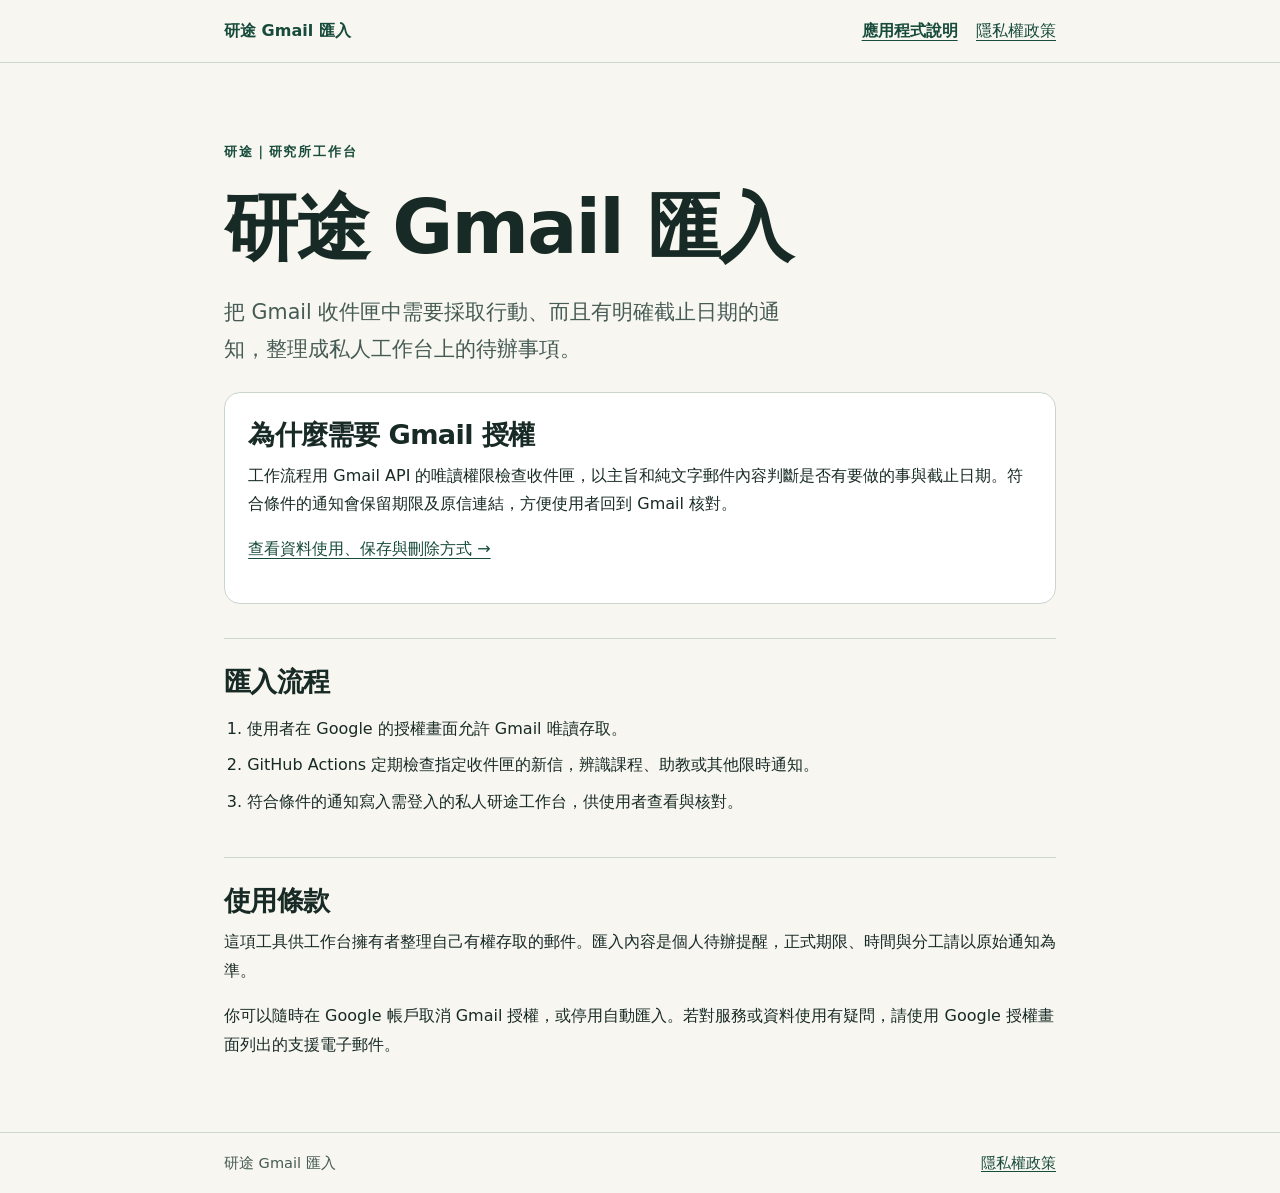
<file: index.html>
<!doctype html>
<html lang="zh-Hant-TW">
<head>
  <meta charset="utf-8">
  <meta name="viewport" content="width=device-width, initial-scale=1">
  <meta name="description" content="研途 Gmail 匯入的公開應用程式說明、授權用途及使用條款。">
  <title>研途 Gmail 匯入｜應用程式說明</title>
  <link rel="stylesheet" href="./style.css">
</head>
<body>
<header><div class="wrap"><a class="brand" href="./">研途 Gmail 匯入</a><nav aria-label="主要導覽"><a href="./" aria-current="page">應用程式說明</a><a href="./privacy.html">隱私權政策</a></nav></div></header>
<main class="wrap">
  <p class="eyebrow">研途｜研究所工作台</p>
  <h1>研途 Gmail 匯入</h1>
  <p class="lead">把 Gmail 收件匣中需要採取行動、而且有明確截止日期的通知，整理成私人工作台上的待辦事項。</p>
  <div class="card">
    <h2>為什麼需要 Gmail 授權</h2>
    <p>工作流程用 Gmail API 的唯讀權限檢查收件匣，以主旨和純文字郵件內容判斷是否有要做的事與截止日期。符合條件的通知會保留期限及原信連結，方便使用者回到 Gmail 核對。</p>
    <p><a href="./privacy.html">查看資料使用、保存與刪除方式 →</a></p>
  </div>
  <section aria-labelledby="flow"><h2 id="flow">匯入流程</h2>
    <ol>
      <li>使用者在 Google 的授權畫面允許 Gmail 唯讀存取。</li>
      <li>GitHub Actions 定期檢查指定收件匣的新信，辨識課程、助教或其他限時通知。</li>
      <li>符合條件的通知寫入需登入的私人研途工作台，供使用者查看與核對。</li>
    </ol>
  </section>
  <section id="terms" aria-labelledby="terms-heading"><h2 id="terms-heading">使用條款</h2>
    <p>這項工具供工作台擁有者整理自己有權存取的郵件。匯入內容是個人待辦提醒，正式期限、時間與分工請以原始通知為準。</p>
    <p>你可以隨時在 Google 帳戶取消 Gmail 授權，或停用自動匯入。若對服務或資料使用有疑問，請使用 Google 授權畫面列出的支援電子郵件。</p>
  </section>
</main>
<footer><div class="wrap"><span>研途 Gmail 匯入</span><a href="./privacy.html">隱私權政策</a></div></footer>
</body>
</html>
</file>
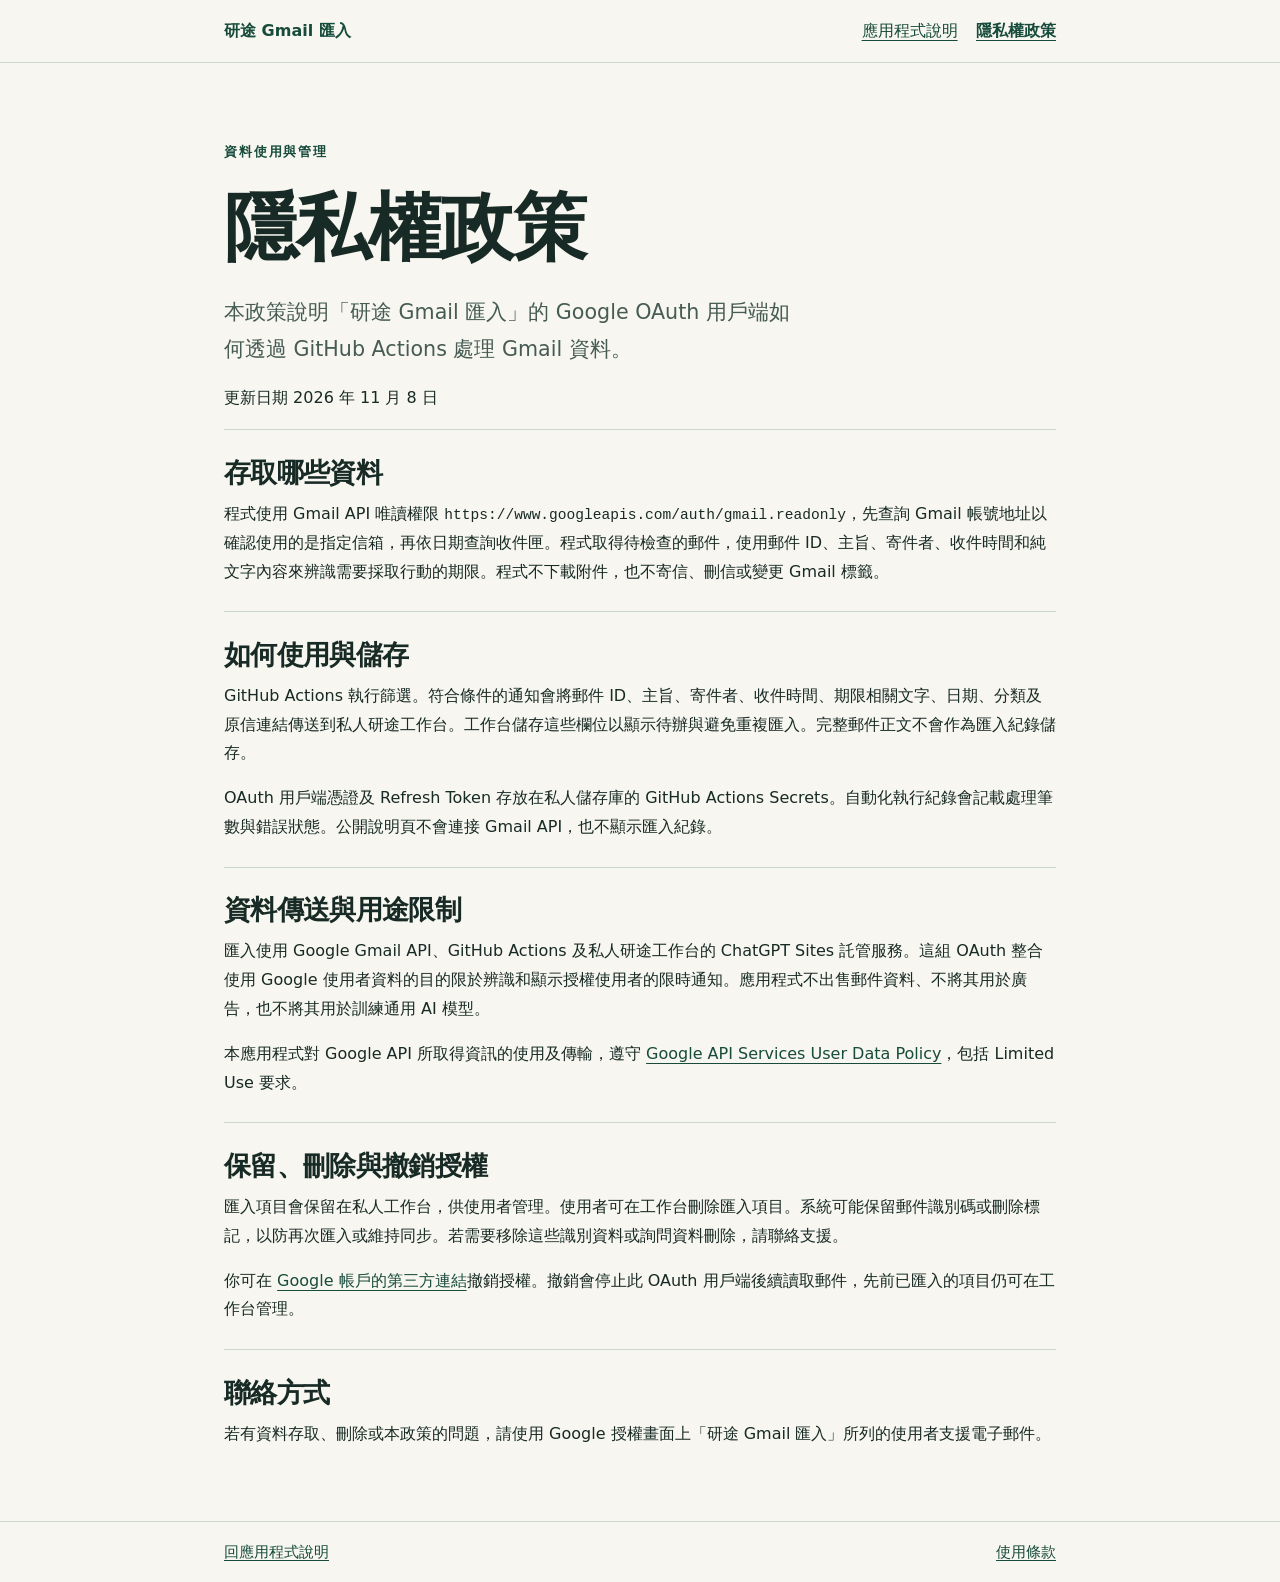
<file: privacy.html>
<!doctype html>
<html lang="zh-Hant-TW">
<head>
  <meta charset="utf-8">
  <meta name="viewport" content="width=device-width, initial-scale=1">
  <meta name="description" content="研途 Gmail 匯入如何存取、使用、保存與刪除 Google 使用者資料。">
  <title>隱私權政策｜研途 Gmail 匯入</title>
  <link rel="stylesheet" href="./style.css">
</head>
<body>
<header><div class="wrap"><a class="brand" href="./">研途 Gmail 匯入</a><nav aria-label="主要導覽"><a href="./">應用程式說明</a><a href="./privacy.html" aria-current="page">隱私權政策</a></nav></div></header>
<main class="wrap">
  <p class="eyebrow">資料使用與管理</p>
  <h1>隱私權政策</h1>
  <p class="lead">本政策說明「研途 Gmail 匯入」的 Google OAuth 用戶端如何透過 GitHub Actions 處理 Gmail 資料。</p>
  <p>更新日期 <time datetime="2026-11-08">2026 年 11 月 8 日</time></p>
  <section><h2>存取哪些資料</h2>
    <p>程式使用 Gmail API 唯讀權限 <code>https://www.googleapis.com/auth/gmail.readonly</code>，先查詢 Gmail 帳號地址以確認使用的是指定信箱，再依日期查詢收件匣。程式取得待檢查的郵件，使用郵件 ID、主旨、寄件者、收件時間和純文字內容來辨識需要採取行動的期限。程式不下載附件，也不寄信、刪信或變更 Gmail 標籤。</p>
  </section>
  <section><h2>如何使用與儲存</h2>
    <p>GitHub Actions 執行篩選。符合條件的通知會將郵件 ID、主旨、寄件者、收件時間、期限相關文字、日期、分類及原信連結傳送到私人研途工作台。工作台儲存這些欄位以顯示待辦與避免重複匯入。完整郵件正文不會作為匯入紀錄儲存。</p>
    <p>OAuth 用戶端憑證及 Refresh Token 存放在私人儲存庫的 GitHub Actions Secrets。自動化執行紀錄會記載處理筆數與錯誤狀態。公開說明頁不會連接 Gmail API，也不顯示匯入紀錄。</p>
  </section>
  <section><h2>資料傳送與用途限制</h2>
    <p>匯入使用 Google Gmail API、GitHub Actions 及私人研途工作台的 ChatGPT Sites 託管服務。這組 OAuth 整合使用 Google 使用者資料的目的限於辨識和顯示授權使用者的限時通知。應用程式不出售郵件資料、不將其用於廣告，也不將其用於訓練通用 AI 模型。</p>
    <p>本應用程式對 Google API 所取得資訊的使用及傳輸，遵守 <a href="https://developers.google.com/terms/api-services-user-data-policy">Google API Services User Data Policy</a>，包括 Limited Use 要求。</p>
  </section>
  <section><h2>保留、刪除與撤銷授權</h2>
    <p>匯入項目會保留在私人工作台，供使用者管理。使用者可在工作台刪除匯入項目。系統可能保留郵件識別碼或刪除標記，以防再次匯入或維持同步。若需要移除這些識別資料或詢問資料刪除，請聯絡支援。</p>
    <p>你可在 <a href="https://myaccount.google.com/connections">Google 帳戶的第三方連結</a>撤銷授權。撤銷會停止此 OAuth 用戶端後續讀取郵件，先前已匯入的項目仍可在工作台管理。</p>
  </section>
  <section><h2>聯絡方式</h2>
    <p>若有資料存取、刪除或本政策的問題，請使用 Google 授權畫面上「研途 Gmail 匯入」所列的使用者支援電子郵件。</p>
  </section>
</main>
<footer><div class="wrap"><a href="./">回應用程式說明</a><a href="./#terms">使用條款</a></div></footer>
</body>
</html>
</file>
<file: style.css>
:root{color-scheme:light;--paper:#f7f6f0;--ink:#182a25;--muted:#465b54;--line:#cbd6cd;--green:#174b3b;--white:#fff}
*{box-sizing:border-box}
body{margin:0;background:var(--paper);color:var(--ink);font:1rem/1.8 system-ui,-apple-system,"Noto Sans TC",sans-serif}
a{color:var(--green);text-underline-offset:.23em}
a:focus-visible{outline:2px solid #356b50;outline-offset:.26em}
.wrap{width:min(100% - 2.5rem,52rem);margin-inline:auto}
header{border-bottom:1px solid var(--line)}
header .wrap,footer .wrap{display:flex;flex-wrap:wrap;align-items:center;justify-content:space-between;gap:.6rem 1.3rem;padding-block:1.05rem}
.brand{font-weight:750;text-decoration:none}
nav{display:flex;gap:1.15rem;flex-wrap:wrap}
nav [aria-current=page]{font-weight:750}
main{padding-block:clamp(2.3rem,6vw,5rem) 3rem}
h1,h2{line-height:1.3;letter-spacing:-.025em}
h1{font-size:clamp(2.35rem,7.5vw,4.65rem);margin:.4rem 0 1.1rem}
h2{font-size:clamp(1.3rem,3vw,1.7rem);margin:0 0 .6rem}
p{margin:0 0 1rem}
.lead{font-size:clamp(1.06rem,2.6vw,1.29rem);max-width:36rem;color:var(--muted)}
.eyebrow{font-size:.82rem;letter-spacing:.14em;font-weight:750;color:var(--green)}
section{padding-block:1.55rem;border-top:1px solid var(--line)}
section p:last-child,section ul:last-child{margin-bottom:0}
.card{border:1px solid var(--line);border-radius:1rem;background:var(--white);padding:1.45rem;margin-block:1.5rem 2.1rem}
ol,ul{padding-inline-start:1.45rem}
li+li{margin-top:.48rem}
code{overflow-wrap:anywhere;font-size:.91em}
footer{border-top:1px solid var(--line);font-size:.91rem;color:var(--muted)}
</file>
